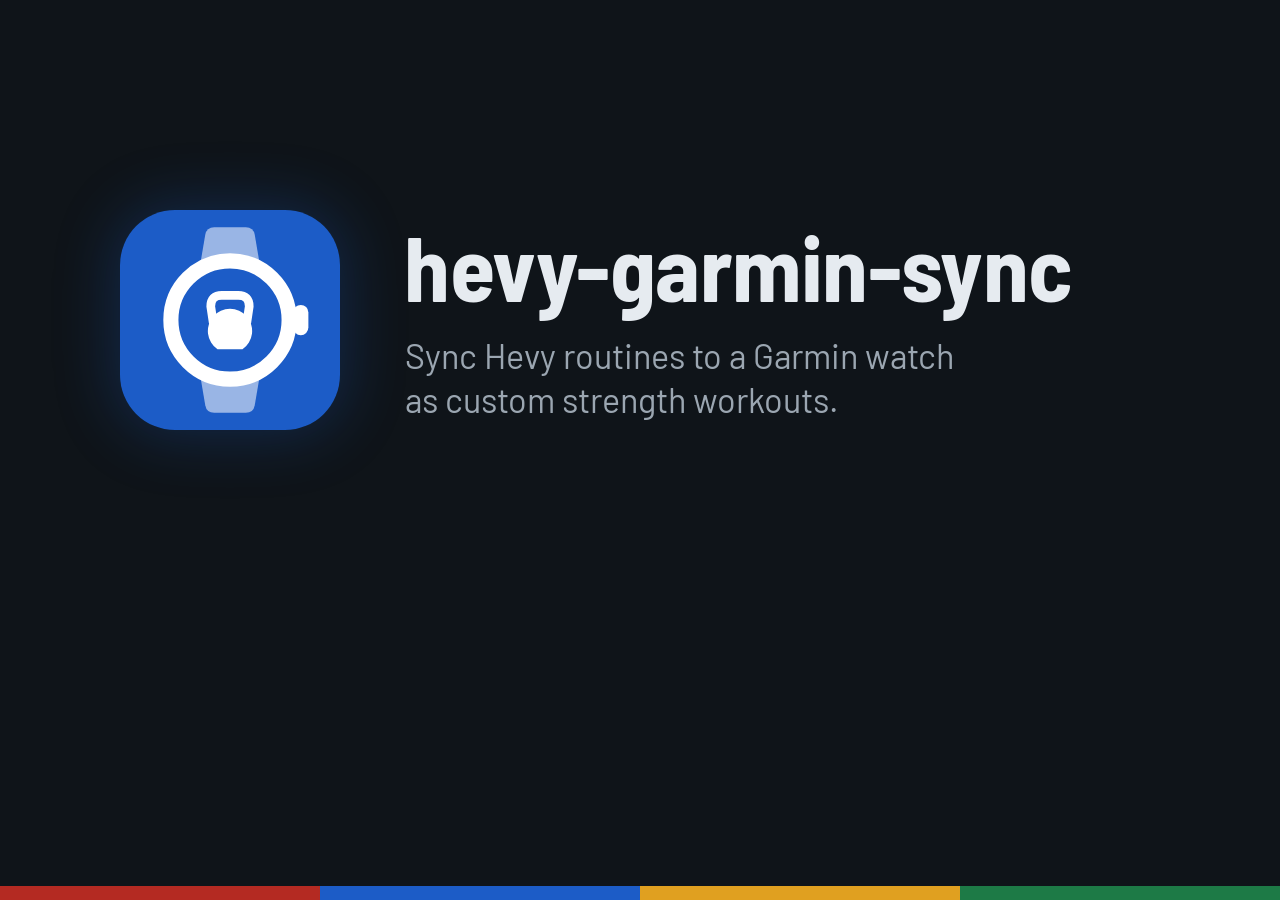
<file: docs/social-preview.html>
<!doctype html>
<!-- The source of docs/social-preview.png: `make social-preview` draws it again.
     The subtitle is the repo's description in zimmertr/yggdrasil's
     repos/zimmertr/hevy-garmin-sync.yml, word for word, so change both together.
     The colours and fonts are the status page's (src/hevy_garmin_sync/web/app.css),
     and the stripe is its four bumper plates. -->
<html lang="en">
<head>
<meta charset="utf-8">
<title>hevy-garmin-sync social preview</title>
<style>
@font-face { font-family: "Barlow"; font-weight: 400; src: url("../src/hevy_garmin_sync/web/barlow-400.woff2") format("woff2"); }
@font-face { font-family: "Barlow Semi Condensed"; font-weight: 700; src: url("../src/hevy_garmin_sync/web/barlow-semi-condensed-700.woff2") format("woff2"); }
html, body { margin: 0; width: 1280px; height: 640px; overflow: hidden; background: #0f1419; }
.tile { position: absolute; left: 120px; top: 210px; width: 220px; height: 220px; border-radius: 55px; box-shadow: 0 0 60px 6px rgba(28, 92, 199, .28); }
.tile img { display: block; width: 220px; height: 220px; }
h1 { position: absolute; left: 404px; top: 219px; margin: 0; font: 700 92px/1 "Barlow Semi Condensed"; color: #e6ebf0; letter-spacing: -.005em; }
p { position: absolute; left: 405px; top: 334px; margin: 0; font: 400 34.2px/44px "Barlow"; color: #9ba6b1; width: 630px; }
.plates { position: absolute; left: 0; bottom: 0; width: 1280px; height: 14px; display: flex; }
.plates i { flex: 1; }
</style>
</head>
<body>
<div class="tile"><img src="../src/hevy_garmin_sync/web/icon.svg" alt=""></div>
<h1>hevy-garmin-sync</h1>
<p>Sync Hevy routines to a Garmin watch<br>as custom strength workouts.</p>
<div class="plates"><i style="background: #b42a22"></i><i style="background: #1c5cc7"></i><i style="background: #e0a020"></i><i style="background: #1d7a46"></i></div>
</body>
</html>
</file>
